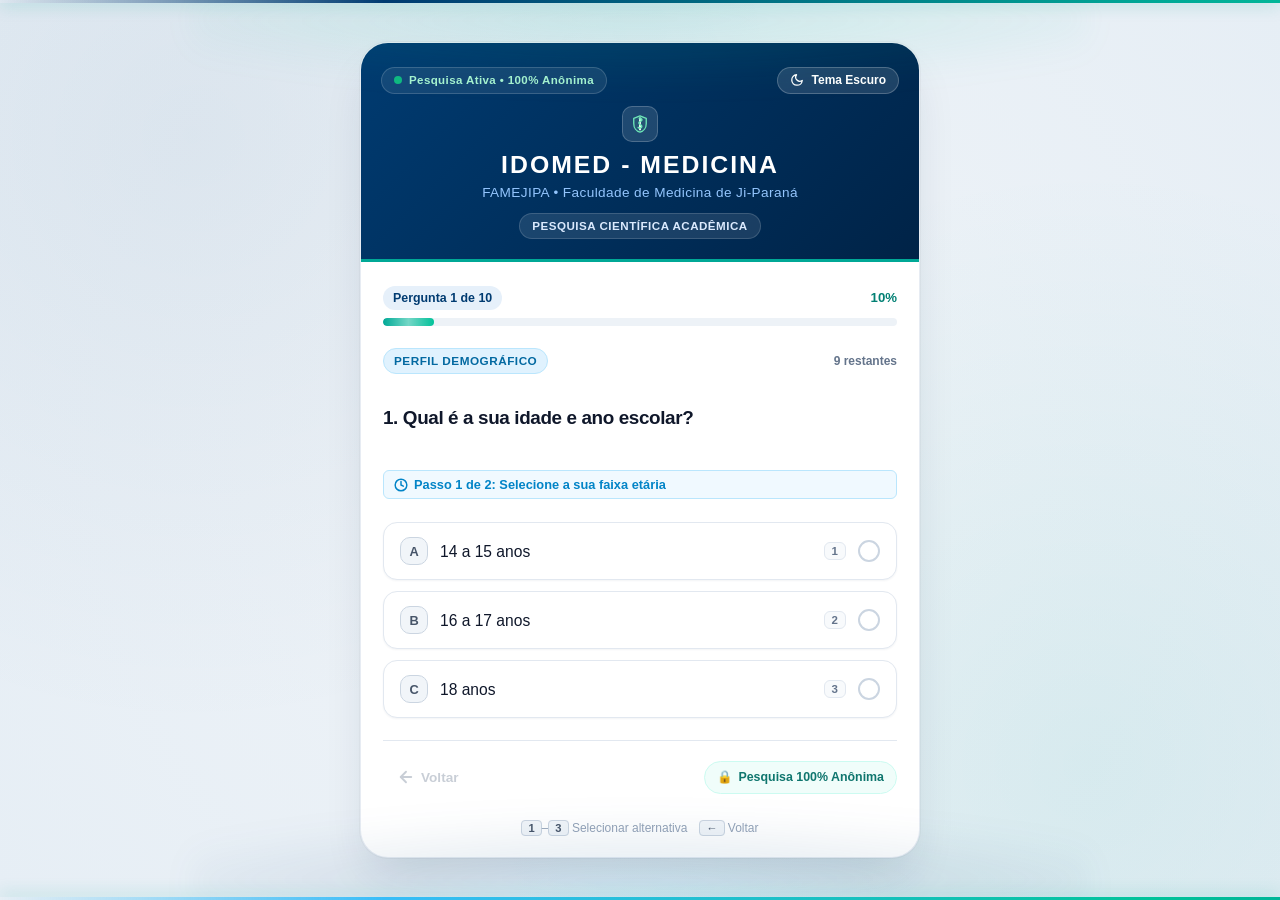
<file: index.html>
<!DOCTYPE html>
<html lang="pt-BR">
<head>
  <meta charset="UTF-8">
  <meta name="viewport" content="width=device-width, initial-scale=1.0, maximum-scale=5.0, viewport-fit=cover">
  <meta http-equiv="Content-Security-Policy" content="default-src 'self'; script-src 'self' 'unsafe-inline' https://cdn.jsdelivr.net; style-src 'self' 'unsafe-inline' https://fonts.googleapis.com; font-src 'self' https://fonts.gstatic.com; img-src 'self' data: blob:; connect-src 'self' https://awetqrqxvosoejxnwlsx.supabase.co;">
  <title>Pesquisa sobre Vape e Pod - IDOMED - Medicina</title>
  <meta name="description" content="Pesquisa acadêmica sobre o uso de cigarros eletrônicos (vape/pod) entre jovens. Realizada pela Faculdade de Medicina de Ji-Paraná (IDOMED - Medicina / FAMEJIPA). Participação 100% anônima.">
  <meta name="theme-color" content="#003b71">

  <!-- Script Anti-FOUC Instantâneo (Prevenção de Flash de Tema Incorreto) -->
  <script>
    (function() {
      try {
        var cookieMatch = document.cookie.match(/(?:^|;\s*)idomed_theme=([^;]+)/);
        var savedTheme = cookieMatch ? decodeURIComponent(cookieMatch[1]) : localStorage.getItem("idomed_theme");
        var theme = (savedTheme === "dark") ? "dark" : "light";
        document.documentElement.setAttribute("data-theme", theme);
      } catch (_) {}
    })();
  </script>

  <!-- Favicon Institucional IDOMED -->
  <link rel="icon" type="image/svg+xml" href="favicon.svg">
  <link rel="apple-touch-icon" href="favicon.svg">

  <!-- Google Fonts: Inter -->
  <link rel="preconnect" href="https://fonts.googleapis.com">
  <link rel="preconnect" href="https://fonts.gstatic.com" crossorigin>
  <link href="https://fonts.googleapis.com/css2?family=Inter:wght@400;500;600;700;800&display=swap" rel="stylesheet">

  <!-- Estilos Modularizados -->
  <link rel="stylesheet" href="css/main.css">
  <link rel="stylesheet" href="css/quiz.css">
</head>
<body>

  <!-- Barras e Auras de Relance Ambiental Institucional (Superior e Inferior) -->
  <div class="ambient-glance-top" aria-hidden="true"></div>
  <div class="ambient-aurora-top" aria-hidden="true"></div>
  <div class="ambient-glance-bottom" aria-hidden="true"></div>
  <div class="ambient-aurora-bottom" aria-hidden="true"></div>

  <div class="quiz-wrapper">
    <main class="quiz-card" role="main">
      
      <!-- Cabeçalho Institucional Oficial -->
      <header class="quiz-header">
        <div class="header-top-bar">
          <div class="header-status-pill">
            <span class="status-pulse-dot" aria-hidden="true"></span>
            <span>Pesquisa Ativa • 100% Anônima</span>
          </div>

          <!-- Botão de Alternância de Tema Visual (Claro / Escuro) -->
          <button type="button" class="theme-toggle-btn" id="themeToggleBtn" aria-label="Alternar para Tema Escuro" title="Alternar tema visual">
            <span class="theme-toggle-icon" id="themeToggleIcon" aria-hidden="true">
              <svg width="15" height="15" viewBox="0 0 24 24" fill="none" stroke="currentColor" stroke-width="2.2" stroke-linecap="round" stroke-linejoin="round"><path d="M21 12.79A9 9 0 1 1 11.21 3 7 7 0 0 0 21 12.79z"/></svg>
            </span>
            <span class="theme-toggle-label" id="themeToggleLabel">Tema Escuro</span>
          </button>
        </div>

        <div class="header-crest" aria-hidden="true" title="Brasão Médico IDOMED">
          <!-- Brasão de Esculápio Institucional - IDOMED Medicina -->
          <svg viewBox="0 0 24 24" fill="none" stroke="currentColor" stroke-linecap="round" stroke-linejoin="round">
            <!-- Escudo Heráldico de Medicina -->
            <path d="M12 2.2L4.5 5.2v6.2c0 5.2 3.2 9.4 7.5 10.4 4.3-1 7.5-5.2 7.5-10.4V5.2L12 2.2z" stroke="#6ee7b7" stroke-width="1.6" fill="rgba(110, 231, 183, 0.08)"/>
            <!-- Bastão de Esculápio (Staff of Asclepius) -->
            <line x1="12" y1="5.5" x2="12" y2="18.5" stroke="#ffffff" stroke-width="2.2"/>
            <circle cx="12" cy="5.2" r="1.1" fill="#ffffff"/>
            <!-- Serpente Sagrada Entalhada (Símbolo Universal da Medicina) -->
            <path d="M9.8 16.2c1.8 1.1 4 0.6 4.3-1.1 0.4-2.1-3.7-2.4-3.4-4.6 0.3-2.1 4-1.7 3.6-3.6-0.2-0.9-1.3-1.4-2.3-1.1" stroke="#6ee7b7" stroke-width="1.8" fill="none"/>
          </svg>
        </div>
        <h1 class="brand-title">IDOMED - Medicina</h1>
        <div class="brand-faculty">FAMEJIPA • Faculdade de Medicina de Ji-Paraná</div>
        <div class="brand-badge">Pesquisa Científica Acadêmica</div>
      </header>

      <!-- Painel Ativo do Quiz -->
      <section class="quiz-content" id="quizActivePanel" aria-live="polite">
        
        <!-- Indicador de Progresso com Shimmer -->
        <div class="progress-container">
          <div class="progress-labels">
            <span class="progress-step-pill" id="progressText">Pergunta 1 de 10</span>
            <span class="progress-percent" id="progressPercent">10%</span>
          </div>
          <div class="progress-track" aria-hidden="true">
            <div class="progress-bar" id="progressBar"></div>
          </div>
        </div>

        <!-- Indicador de Domínio da Pergunta & Contador de Restantes -->
        <div class="question-meta-bar">
          <span class="question-category-pill" id="questionCategory">Perfil Demográfico</span>
          <span class="question-remaining-pill" id="questionRemaining">9 restantes</span>
        </div>

        <!-- Pergunta Atual -->
        <div class="question-container">
          <h2 class="question-text" id="questionText">Carregando pergunta...</h2>
        </div>

        <!-- Lista de Alternativas (Geradas Dinamicamente com Letras e Marcadores) -->
        <div class="options-list" id="optionsList" role="radiogroup" aria-label="Alternativas da pergunta">
          <!-- Botões renderizados via js/quiz.js -->
        </div>

        <!-- Barra Inferior de Navegação e Garantia de Privacidade -->
        <footer class="quiz-footer">
          <button type="button" class="btn-nav" id="btnBack" onclick="handlePreviousQuestion()" disabled aria-label="Voltar à pergunta anterior">
            <svg width="18" height="18" viewBox="0 0 24 24" fill="none" stroke="currentColor" stroke-width="2.5" stroke-linecap="round" stroke-linejoin="round" aria-hidden="true">
              <line x1="19" y1="12" x2="5" y2="12"></line>
              <polyline points="12 19 5 12 12 5"></polyline>
            </svg>
            <span>Voltar</span>
          </button>

          <div class="anonymity-badge" title="Garantia de Confidencialidade">
            <span>🔒</span>
            <span>Pesquisa 100% Anônima</span>
          </div>
        </footer>

        <div class="keyboard-hints" aria-hidden="true">
          <span><kbd>1</kbd>–<kbd id="keyboardMaxHint">5</kbd> Selecionar alternativa</span>
          <span><kbd>←</kbd> Voltar</span>
        </div>

        <!-- Campo Honeypot Oculto para Detecção de Bots -->
        <input type="text" name="idomed_hp_verification" id="idomedHoneypot" style="position: absolute; left: -9999px; opacity: 0; pointer-events: none;" tabindex="-1" autocomplete="off" aria-hidden="true">

      </section>

      <!-- Tela de Envio / Carregamento com Monitor Clínico de Sinais Vitais & Barra de Carregamento Temática -->
      <section class="state-panel" id="loadingStatePanel" aria-live="assertive">
        <div class="medical-monitor-box">
          <div class="medical-monitor-header">
            <span>Monitor Clínico Bioético • IDOMED</span>
            <span class="vital-rate-badge">
              <span class="vital-heart-pulse" aria-hidden="true">❤️</span>
              <span id="vitalRateValue">72 BPM • Sinal Ativo</span>
            </span>
          </div>

          <!-- Osciloscópio / Traçado ECG -->
          <div class="ecg-monitor-display" aria-hidden="true">
            <div class="ecg-grid-overlay"></div>
            <svg class="ecg-svg-wave" viewBox="0 0 300 60" preserveAspectRatio="none">
              <path class="ecg-path-trace" d="M 0 30 L 40 30 Q 50 20 60 30 L 80 30 L 90 35 L 100 5 L 110 55 L 120 30 L 140 30 Q 155 18 170 30 L 220 30 L 230 35 L 240 5 L 250 55 L 260 30 L 300 30" />
            </svg>
          </div>

          <!-- Barra de Carregamento Médica Vital & Temática -->
          <div class="medical-telemetry-wrap">
            <div class="telemetry-labels">
              <span class="telemetry-phase" id="telemetryPhaseText">Iniciando protocolo bioestatístico...</span>
              <span class="telemetry-pct" id="telemetryPercentText">15%</span>
            </div>
            <div class="medical-vital-track" aria-hidden="true">
              <div class="medical-vital-fill" id="medicalVitalFill" style="width: 15%;">
                <span class="vital-needle-head"></span>
              </div>
            </div>
          </div>

          <!-- Alerta Adaptativo de Conexão Lenta -->
          <div class="slow-connection-warning" id="slowConnectionWarning" role="status">
            <svg width="22" height="22" viewBox="0 0 24 24" fill="none" stroke="currentColor" stroke-width="2.2" stroke-linecap="round" stroke-linejoin="round" aria-hidden="true" style="flex-shrink: 0; margin-top: 2px;">
              <path d="M10.29 3.86L1.82 18a2 2 0 0 0 1.71 3h16.94a2 2 0 0 0 1.71-3L13.71 3.86a2 2 0 0 0-3.42 0z"/>
              <line x1="12" y1="9" x2="12" y2="13"/>
              <line x1="12" y1="17" x2="12.01" y2="17"/>
            </svg>
            <div>
              <strong>Conexão Lenta ou Instável Detectada:</strong>
              <div id="slowConnectionText">Sincronizando dados clínicos com o servidor seguro da pesquisa IDOMED - Medicina... Por favor, aguarde alguns instantes sem fechar o navegador.</div>
            </div>
          </div>
        </div>

        <h2 class="state-headline" id="loadingHeadline">Gravando respostas...</h2>
        <p class="state-description" id="loadingDescription">Registrando suas informações com segurança criptográfica e anonimato absoluto nos servidores da pesquisa.</p>
      </section>

      <!-- Tela de Bloqueio Anti-Fraude / Participação Já Registrada Neste Dispositivo -->
      <section class="state-panel" id="alreadySubmittedPanel" aria-live="polite" style="display: none;">
        <div class="verified-crest-wrap" aria-hidden="true">
          <svg class="verified-svg" viewBox="0 0 24 24" fill="none" stroke="currentColor" stroke-width="2.2" stroke-linecap="round" stroke-linejoin="round">
            <path d="M12 22s8-4 8-10V5l-8-3-8 3v7c0 6 8 10 8 10z"/>
            <polyline points="9 12 11 14 15 10"/>
          </svg>
        </div>
        <span class="verified-stamp">Participação Já Registrada</span>
        <h2 class="state-headline">Pesquisa Concluída Neste Dispositivo</h2>
        <p class="state-description">
          Identificamos que uma resposta anônima já foi enviada através deste navegador. Para resguardar o rigor bioético e a acurácia amostral da pesquisa IDOMED - Medicina, respostas duplicadas são prevenidas neste aparelho.
        </p>

        <div class="protocol-box">
          <div class="protocol-row">
            <span class="protocol-label">Protocolo Anônimo:</span>
            <span class="protocol-val" id="submittedReceiptCode">MED-CONFIRMADO</span>
          </div>
          <div class="protocol-row">
            <span class="protocol-label">Status da Amostra:</span>
            <span class="protocol-val success">✓ Integrada ao Observatório</span>
          </div>
          <div class="protocol-row">
            <span class="protocol-label">Privacidade:</span>
            <span class="protocol-val">100% Anônima • RLS Ativo</span>
          </div>
        </div>

        <div class="device-sharing-box">
          <p class="sharing-note">
            <strong>Compartilhando este dispositivo?</strong> Se este aparelho estiver sendo compartilhado com outro estudante na faculdade/escola, libere o formulário abaixo:
          </p>
          <button type="button" class="btn-share-device" onclick="confirmResetForNewParticipant()">
            <svg width="16" height="16" viewBox="0 0 24 24" fill="none" stroke="currentColor" stroke-width="2.2" stroke-linecap="round" stroke-linejoin="round" aria-hidden="true">
              <path d="M17 21v-2a4 4 0 0 0-4-4H5a4 4 0 0 0-4 4v2"></path>
              <circle cx="9" cy="7" r="4"></circle>
              <path d="M23 21v-2a4 4 0 0 0-3-3.87"></path>
              <path d="M16 3.13a4 4 0 0 1 0 7.75"></path>
            </svg>
            <span>Liberar Aparelho para Novo Participante</span>
          </button>
        </div>
      </section>

      <!-- Tela de Sucesso Oficial com Comprovante e Selo de Integridade -->
      <section class="state-panel" id="successStatePanel" aria-live="polite">
        <div class="success-checkmark-wrap" aria-hidden="true">
          <svg class="success-svg-check" viewBox="0 0 52 52">
            <path d="M14 27 l8 8 l16 -16"/>
          </svg>
        </div>
        <span class="success-stamp">Submissão Oficialmente Confirmada</span>
        <h2 class="state-headline">Obrigado por sua colaboração!</h2>
        <p class="state-description">
          Sua resposta foi criptografada e integrada com sucesso ao banco bioestatístico da pesquisa IDOMED - Medicina sobre a saúde dos jovens.
        </p>

        <div class="protocol-box">
          <div class="protocol-row">
            <span class="protocol-label">Comprovante Anônimo:</span>
            <span class="protocol-val" id="successReceiptCode">MED-CONFIRMADO</span>
          </div>
          <div class="protocol-row">
            <span class="protocol-label">Rigor Metodológico:</span>
            <span class="protocol-val success">✓ Dispositivo Selado (Anti-Duplicidade)</span>
          </div>
          <div class="protocol-row">
            <span class="protocol-label">Garantia Bioética:</span>
            <span class="protocol-val">100% Anônimo • RLS e Criptografia Ativos</span>
          </div>
        </div>

        <div class="device-sharing-box" style="margin-top: 18px;">
          <p class="sharing-note">
            <strong>Dispositivo compartilhado em sala ou laboratório?</strong> Caso este aparelho seja utilizado por outro estudante da turma, faça a liberação supervisionada:
          </p>
          <button type="button" class="btn-share-device" onclick="confirmResetForNewParticipant()">
            <svg width="16" height="16" viewBox="0 0 24 24" fill="none" stroke="currentColor" stroke-width="2.2" stroke-linecap="round" stroke-linejoin="round" aria-hidden="true">
              <path d="M17 21v-2a4 4 0 0 0-4-4H5a4 4 0 0 0-4 4v2"></path>
              <circle cx="9" cy="7" r="4"></circle>
              <path d="M23 21v-2a4 4 0 0 0-3-3.87"></path>
              <path d="M16 3.13a4 4 0 0 1 0 7.75"></path>
            </svg>
            <span>Liberar Aparelho para Novo Participante</span>
          </button>
        </div>
      </section>

      <!-- Tela de Erro / Falha de Conexão -->
      <section class="state-panel" id="errorStatePanel" aria-live="assertive">
        <div class="state-icon error" aria-hidden="true">!</div>
        <h2 class="state-headline">Erro no Envio</h2>
        <p class="state-description">
          Houve uma oscilação na conexão com a internet ou o servidor está temporariamente inacessível. Suas respostas permanecem salvas neste dispositivo.
        </p>
        <button type="button" class="btn-primary" onclick="retrySubmission()">
          Tentar Reenviar
        </button>
      </section>

    </main>
  </div>

  <!-- Modal Interativo / Bottom-Sheet: Seleção de Ano Escolar (Etapa 2 da Questão 1) -->
  <div class="school-year-modal" id="schoolYearModal" role="dialog" aria-modal="true" aria-hidden="true">
    <div class="school-year-backdrop" id="schoolYearBackdrop"></div>
    <div class="school-year-sheet">
      <div class="sheet-drag-handle" aria-hidden="true"></div>
      
      <div class="school-year-header">
        <span class="step-pill">Etapa 2 de 2</span>
        <h3 class="school-year-title">Qual é o seu ano escolar?</h3>
        <p class="school-year-desc">
          Idade selecionada: <span class="selected-age-chip" id="selectedAgeBadge">14 a 15 anos</span>
        </p>
      </div>

      <div class="school-year-options" id="schoolYearOptions" role="radiogroup" aria-label="Selecione seu ano escolar">
        <!-- Renderizado dinamicamente via js/quiz.js -->
      </div>

      <button type="button" class="btn-cancel-sheet" id="btnCancelSchoolYear" aria-label="Voltar para alterar a idade">
        <svg width="16" height="16" viewBox="0 0 24 24" fill="none" stroke="currentColor" stroke-width="2.5" stroke-linecap="round" stroke-linejoin="round" aria-hidden="true">
          <polyline points="15 18 9 12 15 6"></polyline>
        </svg>
        <span>Alterar faixa etária</span>
      </button>
    </div>
  </div>

  <!-- Modal de Confirmação Final de Envio (Questão 10 Concluída) -->
  <div class="submission-confirm-modal" id="submissionConfirmModal" role="dialog" aria-modal="true" aria-hidden="true">
    <div class="submission-confirm-backdrop" id="submissionConfirmBackdrop"></div>
    <div class="submission-confirm-sheet">
      <div class="sheet-drag-handle" aria-hidden="true"></div>
      
      <div class="confirm-header">
        <div class="confirm-crest-wrap" aria-hidden="true">
          <svg width="30" height="30" viewBox="0 0 24 24" fill="none" stroke="currentColor" stroke-width="2.2" stroke-linecap="round" stroke-linejoin="round">
            <path d="M22 11.08V12a10 10 0 1 1-5.93-9.14"></path>
            <polyline points="22 4 12 14.01 9 11.01"></polyline>
          </svg>
        </div>
        <span class="step-pill">Protocolo Concluído</span>
        <h3 class="confirm-title">Confirmar Envio das Respostas?</h3>
        <p class="confirm-desc">
          Você respondeu a todas as <strong>10 questões</strong> da pesquisa acadêmica da <strong>IDOMED - Medicina</strong>.
        </p>
      </div>

      <div class="confirm-summary-box">
        <div class="confirm-summary-item">
          <span class="confirm-check-icon" aria-hidden="true">✓</span>
          <span><strong>10 de 10</strong> perguntas devidamente preenchidas</span>
        </div>
        <div class="confirm-summary-item">
          <span class="confirm-check-icon" aria-hidden="true">🔒</span>
          <span>Participação <strong>estritamente anônima</strong> e confidencial</span>
        </div>
        <div class="confirm-summary-item">
          <span class="confirm-check-icon" aria-hidden="true">📜</span>
          <span>Geração imediata de <strong>comprovante com protocolo criptográfico</strong></span>
        </div>
      </div>

      <div class="confirm-actions">
        <button type="button" class="btn-confirm-submit" id="btnConfirmSubmitFinal">
          <span>Confirmar e Concluir Envio</span>
          <svg width="18" height="18" viewBox="0 0 24 24" fill="none" stroke="currentColor" stroke-width="2.5" stroke-linecap="round" stroke-linejoin="round" aria-hidden="true">
            <line x1="22" y1="2" x2="11" y2="13"></line>
            <polygon points="22 2 15 22 11 13 2 9 22 2"></polygon>
          </svg>
        </button>
        
        <button type="button" class="btn-review-answers" id="btnReviewAnswers">
          <svg width="16" height="16" viewBox="0 0 24 24" fill="none" stroke="currentColor" stroke-width="2.5" stroke-linecap="round" stroke-linejoin="round" aria-hidden="true">
            <polyline points="15 18 9 12 15 6"></polyline>
          </svg>
          <span>Revisar minhas respostas</span>
        </button>
      </div>
    </div>
  </div>

  <!-- Scripts Modularizados da Aplicação -->
  <script src="js/config.js"></script>
  <script src="js/quiz-data.js"></script>
  <script src="js/quiz.js" defer></script>
</body>
</html>
</file>
<file: css/main.css>
/* ==========================================================================
   DESIGN SYSTEM - IDOMED FAMEJIPA (Faculdade de Medicina de Ji-Paraná)
   Padrão Acadêmico de Excelência: Cores Médicas, Tipografia Editorial,
   Suporte a Safe-Areas Móveis, Microinterações Táteis e Acessibilidade Total.
   ========================================================================== */

:root {
  /* Identidade Visual Institucional IDOMED */
  --color-primary: #003b71;
  --color-primary-dark: #00264d;
  --color-primary-hover: #002b54;
  --color-primary-light: #e6f0fa;
  --color-primary-rgb: 0, 59, 113;

  --color-secondary: #00a896;
  --color-secondary-dark: #028074;
  --color-secondary-hover: #008f80;
  --color-secondary-light: #e6f7f5;
  --color-secondary-rgb: 0, 168, 150;

  --color-accent: #02c39a;
  --color-accent-gold: #c59b27;

  /* Superfícies & Glassmorphism */
  --color-bg-base: #f0f4f8;
  --color-surface: #ffffff;
  --color-surface-translucent: rgba(255, 255, 255, 0.94);
  --color-surface-hover: #f8fafc;
  --color-border: #e2e8f0;
  --color-border-subtle: rgba(226, 232, 240, 0.8);
  --color-border-active: #00a896;

  /* Tipografia Médica / Acadêmica */
  --color-text-main: #0f172a;
  --color-text-muted: #64748b;
  --color-text-subtle: #94a3b8;
  --color-text-inverse: #ffffff;

  /* Estados Funcionais */
  --color-success: #10b981;
  --color-success-bg: #ecfdf5;
  --color-error: #ef4444;
  --color-error-bg: #fef2f2;
  --color-warning: #f59e0b;
  --color-warning-bg: #fffbeb;

  /* Espaçamento Ergonômico */
  --space-2xs: 4px;
  --space-xs: 8px;
  --space-sm: 12px;
  --space-md: 16px;
  --space-lg: 24px;
  --space-xl: 32px;
  --space-2xl: 48px;

  /* Raios de Curvatura Modernos */
  --radius-xs: 6px;
  --radius-sm: 10px;
  --radius-md: 14px;
  --radius-lg: 20px;
  --radius-xl: 28px;
  --radius-full: 9999px;

  /* Sombras Sofisticadas com Matiz Azul */
  --shadow-sm: 0 1px 2px 0 rgba(0, 35, 70, 0.05);
  --shadow-md: 0 4px 12px -2px rgba(0, 35, 70, 0.08), 0 2px 6px -1px rgba(0, 35, 70, 0.04);
  --shadow-lg: 0 12px 32px -4px rgba(0, 35, 70, 0.12), 0 4px 12px -2px rgba(0, 35, 70, 0.06);
  --shadow-glow: 0 0 20px rgba(0, 168, 150, 0.25);
  --shadow-card: 0 24px 48px -12px rgba(0, 35, 70, 0.14), 0 0 1px 1px rgba(0, 0, 0, 0.04);

  /* Curvas de Animação com Aceleração por Hardware */
  --ease-spring: cubic-bezier(0.175, 0.885, 0.32, 1.275);
  --ease-out: cubic-bezier(0.16, 1, 0.3, 1);
  --ease-in-out: cubic-bezier(0.4, 0, 0.2, 1);
  --duration-fast: 0.15s;
  --duration-normal: 0.25s;
  --duration-slow: 0.4s;
}

/* ==========================================================================
   TEMA ESCURO - IDOMED MEDICINA (High-Contrast Academic Dark Mode)
   ========================================================================== */
[data-theme="dark"] {
  --color-primary: #38bdf8;
  --color-primary-dark: #0284c7;
  --color-primary-hover: #7dd3fc;
  --color-primary-light: rgba(56, 189, 248, 0.14);
  --color-primary-rgb: 56, 189, 248;

  --color-secondary: #14b8a6;
  --color-secondary-dark: #0d9488;
  --color-secondary-hover: #2dd4bf;
  --color-secondary-light: rgba(20, 184, 166, 0.16);
  --color-secondary-rgb: 20, 184, 166;

  --color-accent: #34d399;
  --color-accent-gold: #fbbf24;

  /* Superfícies Escuras Clínicas */
  --color-bg-base: #0a1120;
  --color-surface: #101a30;
  --color-surface-translucent: rgba(16, 26, 48, 0.94);
  --color-surface-hover: #162442;
  --color-border: #1e335a;
  --color-border-subtle: rgba(30, 51, 90, 0.75);
  --color-border-active: #14b8a6;

  /* Tipografia Médica Escura */
  --color-text-main: #f8fafc;
  --color-text-muted: #94a3b8;
  --color-text-subtle: #64748b;
  --color-text-inverse: #0a1120;

  /* Estados Funcionais */
  --color-success: #34d399;
  --color-success-bg: rgba(52, 211, 153, 0.14);
  --color-error: #f87171;
  --color-error-bg: rgba(248, 113, 113, 0.14);
  --color-warning: #fbbf24;
  --color-warning-bg: rgba(251, 191, 36, 0.14);

  /* Sombras Profundas com Brilho Cirúrgico */
  --shadow-sm: 0 1px 3px 0 rgba(0, 0, 0, 0.45);
  --shadow-md: 0 4px 14px -2px rgba(0, 0, 0, 0.55), 0 2px 6px -1px rgba(0, 0, 0, 0.35);
  --shadow-lg: 0 16px 36px -4px rgba(0, 0, 0, 0.65);
  --shadow-glow: 0 0 24px rgba(20, 184, 166, 0.3);
  --shadow-card: 0 24px 50px -12px rgba(0, 0, 0, 0.75), 0 0 1px 1px rgba(255, 255, 255, 0.08);
}

[data-theme="dark"] body {
  background-color: var(--color-bg-base);
  background-image: 
    radial-gradient(circle at 15% 15%, rgba(14, 165, 233, 0.08) 0%, transparent 45%),
    radial-gradient(circle at 85% 85%, rgba(20, 184, 166, 0.09) 0%, transparent 45%),
    radial-gradient(circle at 50% 50%, #0a1120 0%, #060b16 100%);
}

/* Reset e Normalização Estrita */
*, *::before, *::after {
  box-sizing: border-box;
  margin: 0;
  padding: 0;
  -webkit-tap-highlight-color: transparent;
}

html {
  font-size: 16px;
  scroll-behavior: smooth;
  height: 100%;
}

body {
  font-family: 'Inter', -apple-system, BlinkMacSystemFont, "Segoe UI", Roboto, Helvetica, Arial, sans-serif;
  font-feature-settings: 'cv02', 'cv03', 'cv04', 'cv11';
  background-color: var(--color-bg-base);
  /* Fundo sutil com gradiente ambiental hospitalar/acadêmico */
  background-image: 
    radial-gradient(circle at 15% 15%, rgba(0, 59, 113, 0.06) 0%, transparent 45%),
    radial-gradient(circle at 85% 85%, rgba(0, 168, 150, 0.08) 0%, transparent 45%),
    radial-gradient(circle at 50% 50%, rgba(240, 244, 248, 1) 0%, rgba(230, 238, 245, 1) 100%);
  background-attachment: fixed;
  color: var(--color-text-main);
  line-height: 1.5;
  min-height: 100vh;
  min-height: 100dvh; /* Dynamic Viewport Height para celulares */
  display: flex;
  flex-direction: column;
  -webkit-font-smoothing: antialiased;
  -moz-osx-font-smoothing: grayscale;
  padding: env(safe-area-inset-top) env(safe-area-inset-right) env(safe-area-inset-bottom) env(safe-area-inset-left);
}

/* Foco de Acessibilidade Aprimorado */
:focus-visible {
  outline: 3px solid var(--color-secondary);
  outline-offset: 3px;
  border-radius: var(--radius-xs);
}

/* Acessibilidade: Respeito a Preferência de Menor Movimento */
@media (prefers-reduced-motion: reduce) {
  *, *::before, *::after {
    animation-duration: 0.01ms !important;
    animation-iteration-count: 1 !important;
    transition-duration: 0.01ms !important;
    scroll-behavior: auto !important;
  }
}

/* Tipografia Base */
h1, h2, h3, h4, h5, h6 {
  color: var(--color-text-main);
  font-weight: 700;
  line-height: 1.25;
  letter-spacing: -0.02em;
}

p {
  color: var(--color-text-muted);
}

button {
  font-family: inherit;
  border: none;
  cursor: pointer;
  background: none;
  user-select: none;
  -webkit-user-select: none;
}

/* Utilitários Visuais */
.sr-only {
  position: absolute;
  width: 1px;
  height: 1px;
  padding: 0;
  margin: -1px;
  overflow: hidden;
  clip: rect(0, 0, 0, 0);
  white-space: nowrap;
  border: 0;
}

/* Barra de Rolagem Customizada Elegante */
::-webkit-scrollbar {
  width: 7px;
  height: 7px;
}

::-webkit-scrollbar-track {
  background: transparent;
}

::-webkit-scrollbar-thumb {
  background: #cbd5e1;
  border-radius: var(--radius-full);
}

::-webkit-scrollbar-thumb:hover {
  background: #94a3b8;
}

/* Destaque de Seleção Editorial */
::selection {
  background: rgba(0, 168, 150, 0.22);
  color: var(--color-primary-dark);
}

/* Micro-Animação do Ponto de Pulso (Live Beacon) */
@keyframes beaconPulse {
  0% {
    transform: scale(0.95);
    box-shadow: 0 0 0 0 rgba(16, 185, 129, 0.7);
  }
  70% {
    transform: scale(1.05);
    box-shadow: 0 0 0 7px rgba(16, 185, 129, 0);
  }
  100% {
    transform: scale(0.95);
    box-shadow: 0 0 0 0 rgba(16, 185, 129, 0);
  }
}

.status-pulse-dot {
  width: 8px;
  height: 8px;
  border-radius: 50%;
  background-color: #10b981;
  display: inline-block;
  animation: beaconPulse 2s cubic-bezier(0.4, 0, 0.6, 1) infinite;
  flex-shrink: 0;
}

/* ==========================================================================
   EFEITOS DE RELANCE AMBIENTAL MÉDICO (Superior e Inferior)
   ========================================================================== */
.ambient-glance-top {
  position: fixed;
  top: 0;
  left: 0;
  right: 0;
  height: 3px;
  background: linear-gradient(90deg, 
    transparent 0%, 
    #003b71 15%, 
    #00a896 45%, 
    #02c39a 55%, 
    #38bdf8 85%, 
    transparent 100%
  );
  background-size: 200% 100%;
  animation: glanceSweep 4.5s ease-in-out infinite;
  box-shadow: 0 0 16px rgba(0, 168, 150, 0.6);
  z-index: 9999;
  pointer-events: none;
}

.ambient-glance-bottom {
  position: fixed;
  bottom: 0;
  left: 0;
  right: 0;
  height: 3px;
  background: linear-gradient(90deg, 
    transparent 0%, 
    #38bdf8 15%, 
    #02c39a 45%, 
    #00a896 55%, 
    #003b71 85%, 
    transparent 100%
  );
  background-size: 200% 100%;
  animation: glanceSweep 4.5s ease-in-out infinite reverse;
  box-shadow: 0 -2px 16px rgba(0, 168, 150, 0.45);
  z-index: 9999;
  pointer-events: none;
}

@keyframes glanceSweep {
  0% {
    background-position: 100% 0;
  }
  50% {
    background-position: 0% 0;
  }
  100% {
    background-position: -100% 0;
  }
}

/* Auras de Relance Ambiental Institucional (Efeito Luminoso Suave) */
.ambient-aurora-top {
  position: fixed;
  top: 0;
  left: 50%;
  transform: translateX(-50%);
  width: 100vw;
  max-width: 900px;
  height: 90px;
  background: radial-gradient(ellipse 65% 100% at 50% 0%, rgba(0, 168, 150, 0.18) 0%, rgba(2, 195, 154, 0.08) 50%, transparent 100%);
  filter: blur(14px);
  pointer-events: none;
  z-index: 9998;
  animation: auroraBreathe 6s ease-in-out infinite alternate;
}

.ambient-aurora-bottom {
  position: fixed;
  bottom: 0;
  left: 50%;
  transform: translateX(-50%);
  width: 100vw;
  max-width: 900px;
  height: 90px;
  background: radial-gradient(ellipse 65% 100% at 50% 100%, rgba(56, 189, 248, 0.16) 0%, rgba(0, 59, 113, 0.08) 50%, transparent 100%);
  filter: blur(14px);
  pointer-events: none;
  z-index: 9998;
  animation: auroraBreathe 6s ease-in-out infinite alternate-reverse;
}

@keyframes auroraBreathe {
  0% { opacity: 0.55; transform: translateX(-50%) scaleY(0.85); }
  100% { opacity: 0.95; transform: translateX(-50%) scaleY(1.15); }
}

[data-theme="dark"] .ambient-aurora-top {
  background: radial-gradient(ellipse 65% 100% at 50% 0%, rgba(20, 184, 166, 0.28) 0%, rgba(52, 211, 153, 0.14) 50%, transparent 100%);
}

[data-theme="dark"] .ambient-aurora-bottom {
  background: radial-gradient(ellipse 65% 100% at 50% 100%, rgba(56, 189, 248, 0.25) 0%, rgba(14, 165, 233, 0.1) 50%, transparent 100%);
}

/* ==========================================================================
   BOTÃO DE ALTERNÂNCIA DE TEMA (CLARO / ESCURO)
   ========================================================================== */
.theme-toggle-btn {
  display: inline-flex;
  align-items: center;
  gap: 7px;
  padding: 5px 12px;
  background: rgba(255, 255, 255, 0.12);
  border: 1px solid rgba(255, 255, 255, 0.22);
  border-radius: var(--radius-full);
  color: #ffffff;
  font-size: 0.75rem;
  font-weight: 600;
  cursor: pointer;
  transition: all var(--duration-fast) var(--ease-out);
  backdrop-filter: blur(8px);
  -webkit-backdrop-filter: blur(8px);
  line-height: 1;
}

.theme-toggle-btn:hover {
  background: rgba(255, 255, 255, 0.22);
  border-color: rgba(255, 255, 255, 0.38);
  transform: translateY(-1px);
}

.theme-toggle-btn:active {
  transform: translateY(0);
}

.theme-toggle-icon {
  display: inline-flex;
  align-items: center;
  justify-content: center;
  width: 15px;
  height: 15px;
  flex-shrink: 0;
}

.theme-toggle-icon svg {
  width: 14px;
  height: 14px;
}

[data-theme="dark"] .theme-toggle-btn {
  background: rgba(30, 51, 90, 0.6);
  border-color: rgba(56, 189, 248, 0.3);
  color: #f1f5f9;
}

[data-theme="dark"] .theme-toggle-btn:hover {
  background: rgba(30, 51, 90, 0.9);
  border-color: var(--color-secondary);
}
</file>
<file: css/quiz.css>
/* ==========================================================================
   QUIZ COMPONENT STYLES - IDOMED FAMEJIPA
   Design Premium de Nível Acadêmico: Transições de Estado Fluídas,
   Áreas de Toque Ergonômicas, Animações Shimmer e Media Queries Específicas.
   ========================================================================== */

.quiz-wrapper {
  display: flex;
  justify-content: center;
  align-items: center;
  min-height: 100vh;
  min-height: 100dvh;
  padding: var(--space-md);
  width: 100%;
}

.quiz-card {
  width: 100%;
  max-width: 560px;
  background-color: var(--color-surface);
  border-radius: var(--radius-xl);
  box-shadow: var(--shadow-card);
  border: 1px solid var(--color-border-subtle);
  overflow: hidden;
  position: relative;
  transition: transform var(--transition-normal);
  backdrop-filter: blur(12px);
  -webkit-backdrop-filter: blur(12px);
}

/* ==========================================================================
   1. Cabeçalho Institucional
   ========================================================================== */
.quiz-header {
  background: linear-gradient(135deg, #003b71 0%, #002347 100%);
  color: var(--color-text-inverse);
  padding: 24px 20px 20px;
  text-align: center;
  position: relative;
  border-bottom: 3px solid var(--color-secondary);
}

.header-top-bar {
  display: flex;
  justify-content: space-between;
  align-items: center;
  gap: 8px;
  margin-bottom: 12px;
  flex-wrap: wrap;
}

.header-status-pill {
  display: inline-flex;
  align-items: center;
  gap: 7px;
  font-size: 0.72rem;
  font-weight: 700;
  color: #a7f3d0;
  background: rgba(255, 255, 255, 0.08);
  border: 1px solid rgba(255, 255, 255, 0.16);
  padding: 4px 12px;
  border-radius: var(--radius-full);
  letter-spacing: 0.4px;
}

.header-crest {
  display: inline-flex;
  align-items: center;
  justify-content: center;
  width: 36px;
  height: 36px;
  background: rgba(255, 255, 255, 0.12);
  border-radius: var(--radius-sm);
  margin-bottom: 8px;
  border: 1px solid rgba(255, 255, 255, 0.2);
}

.header-crest svg {
  width: 20px;
  height: 20px;
  color: #6ee7b7;
}

.brand-title {
  font-size: 1.55rem;
  font-weight: 800;
  letter-spacing: 2px;
  color: #ffffff;
  margin-bottom: 2px;
  text-transform: uppercase;
}

.brand-faculty {
  font-size: 0.85rem;
  font-weight: 500;
  color: #93c5fd;
  letter-spacing: 0.4px;
}

.brand-badge {
  display: inline-block;
  margin-top: 10px;
  font-size: 0.725rem;
  font-weight: 600;
  background: rgba(255, 255, 255, 0.1);
  color: #dbeafe;
  padding: 3px 12px;
  border-radius: var(--radius-full);
  letter-spacing: 0.5px;
  text-transform: uppercase;
  border: 1px solid rgba(255, 255, 255, 0.15);
}

/* ==========================================================================
   2. Corpo do Questionário
   ========================================================================== */
.quiz-content {
  padding: 24px 22px 20px;
  display: flex;
  flex-direction: column;
}

/* Barra de Progresso com Shimmer */
.progress-container {
  margin-bottom: 22px;
}

.progress-labels {
  display: flex;
  justify-content: space-between;
  align-items: center;
  font-size: 0.825rem;
  font-weight: 600;
  color: var(--color-text-muted);
  margin-bottom: 8px;
}

.progress-step-pill {
  background-color: var(--color-primary-light);
  color: var(--color-primary);
  padding: 3px 10px;
  border-radius: var(--radius-full);
  font-size: 0.775rem;
  font-weight: 700;
  transition: transform var(--duration-fast) var(--ease-spring);
}

.progress-percent {
  color: var(--color-secondary-dark);
  font-weight: 700;
  font-variant-numeric: tabular-nums;
}

.progress-track {
  width: 100%;
  height: 8px;
  background-color: #edf2f7;
  border-radius: var(--radius-full);
  overflow: hidden;
  position: relative;
}

.progress-bar {
  height: 100%;
  width: 10%;
  background: linear-gradient(90deg, var(--color-secondary) 0%, var(--color-accent) 100%);
  border-radius: var(--radius-full);
  transition: width 0.35s cubic-bezier(0.4, 0, 0.2, 1);
  position: relative;
  overflow: hidden;
}

/* Efeito de brilho fluído na barra de progresso */
.progress-bar::after {
  content: "";
  position: absolute;
  top: 0;
  left: 0;
  bottom: 0;
  right: 0;
  background: linear-gradient(90deg, transparent, rgba(255, 255, 255, 0.45), transparent);
  animation: barShimmer 2.2s infinite;
}

@keyframes barShimmer {
  0% { transform: translateX(-100%); }
  100% { transform: translateX(100%); }
}

/* Indicador de Domínio Científico & Restantes */
.question-meta-bar {
  display: flex;
  justify-content: space-between;
  align-items: center;
  margin-bottom: 12px;
  gap: 8px;
}

.question-category-pill {
  display: inline-flex;
  align-items: center;
  gap: 6px;
  font-size: 0.735rem;
  font-weight: 700;
  color: #0369a1;
  background: #e0f2fe;
  border: 1px solid #bae6fd;
  padding: 3px 10px;
  border-radius: var(--radius-full);
  text-transform: uppercase;
  letter-spacing: 0.5px;
}

.question-remaining-pill {
  font-size: 0.75rem;
  font-weight: 600;
  color: var(--color-text-muted);
}

/* Bloco da Pergunta */
.question-container {
  min-height: 64px;
  margin-bottom: 20px;
  display: flex;
  align-items: center;
}

.question-text {
  font-size: 1.18rem;
  font-weight: 700;
  color: var(--color-text-main);
  line-height: 1.42;
  transition: opacity 0.16s ease, transform 0.16s var(--ease-out);
}

.question-text.transitioning-out-left {
  opacity: 0;
  transform: translateX(-16px);
}

.question-text.transitioning-out-right {
  opacity: 0;
  transform: translateX(16px);
}

.question-text.transitioning-in {
  opacity: 0;
  transform: translateY(8px);
}

/* ==========================================================================
   3. Lista de Alternativas (Touch Cards)
   ========================================================================== */
.options-list {
  display: flex;
  flex-direction: column;
  gap: 11px;
  margin-bottom: 22px;
}

.option-item {
  width: 100%;
  min-height: 58px;
  background-color: var(--color-surface);
  border: 1.5px solid var(--color-border);
  border-radius: var(--radius-md);
  padding: 12px 16px;
  text-align: left;
  font-size: 0.975rem;
  font-weight: 500;
  color: var(--color-text-main);
  display: flex;
  align-items: center;
  justify-content: space-between;
  gap: 12px;
  transition: all var(--duration-fast) var(--ease-out);
  box-shadow: var(--shadow-sm);
  cursor: pointer;
  position: relative;
  touch-action: manipulation;
  overflow: hidden;
  animation: optionSlideIn 0.28s var(--ease-out) both;
}

.option-item:nth-child(1) { animation-delay: 0.02s; }
.option-item:nth-child(2) { animation-delay: 0.06s; }
.option-item:nth-child(3) { animation-delay: 0.10s; }
.option-item:nth-child(4) { animation-delay: 0.14s; }
.option-item:nth-child(5) { animation-delay: 0.18s; }

@keyframes optionSlideIn {
  from {
    opacity: 0;
    transform: translateY(12px) scale(0.985);
  }
  to {
    opacity: 1;
    transform: translateY(0) scale(1);
  }
}

.option-item::after {
  content: "";
  position: absolute;
  top: 50%;
  left: 50%;
  width: 0;
  height: 0;
  background: radial-gradient(circle, rgba(0, 168, 150, 0.2) 0%, transparent 70%);
  border-radius: 50%;
  transform: translate(-50%, -50%);
  transition: width 0.4s ease-out, height 0.4s ease-out, opacity 0.4s ease-out;
  opacity: 0;
  pointer-events: none;
}

.option-item:active::after {
  width: 300%;
  height: 300%;
  opacity: 1;
  transition: 0s;
}

.progress-step-pill.pop {
  animation: stepPop 0.3s var(--ease-spring);
}

@keyframes stepPop {
  0% { transform: scale(0.92); }
  50% { transform: scale(1.08); }
  100% { transform: scale(1); }
}

.option-left-content {
  display: flex;
  align-items: center;
  gap: 12px;
  flex: 1;
}

/* Letra da Alternativa (A, B, C, D...) */
.option-letter-badge {
  display: inline-flex;
  align-items: center;
  justify-content: center;
  width: 28px;
  height: 28px;
  border-radius: var(--radius-sm);
  background-color: #f1f5f9;
  border: 1px solid #cbd5e1;
  color: #475569;
  font-size: 0.8rem;
  font-weight: 700;
  flex-shrink: 0;
  transition: all var(--duration-fast) ease;
}

.option-label {
  line-height: 1.35;
  word-break: break-word;
  color: inherit;
}

/* Sub-Badge para Etapa 2 de Ano Escolar */
.option-sub-badge {
  display: inline-flex;
  align-items: center;
  font-size: 0.72rem;
  font-weight: 700;
  color: #065f46;
  background-color: #ecfdf5;
  border: 1px solid #a7f3d0;
  border-radius: var(--radius-full);
  padding: 2px 8px;
  letter-spacing: 0.2px;
  animation: badgeFadeIn 0.2s var(--ease-out);
}

@keyframes badgeFadeIn {
  from { opacity: 0; transform: scale(0.9); }
  to { opacity: 1; transform: scale(1); }
}

/* Tecla de atalho discreta no card (Desktop) */
.option-kbd-hint {
  display: none;
  font-size: 0.72rem;
  font-weight: 700;
  color: #64748b;
  background-color: #f8fafc;
  border: 1px solid #e2e8f0;
  border-radius: var(--radius-xs);
  padding: 2px 7px;
  font-family: inherit;
  transition: all var(--duration-fast) ease;
}

@media (min-width: 640px) {
  .option-kbd-hint {
    display: inline-flex;
    align-items: center;
    justify-content: center;
  }
}

.option-item:hover .option-kbd-hint {
  background-color: #ffffff;
  color: var(--color-secondary-dark);
  border-color: var(--color-secondary);
}

.option-item.selected .option-kbd-hint {
  display: none;
}

/* Marcador Circular Direito */
.option-marker {
  width: 22px;
  height: 22px;
  border-radius: 50%;
  border: 2px solid #cbd5e1;
  display: flex;
  align-items: center;
  justify-content: center;
  flex-shrink: 0;
  transition: all var(--duration-fast) ease;
}

.option-marker svg {
  display: none;
  width: 12px;
  height: 12px;
  stroke: #ffffff;
  stroke-width: 3.2;
}

/* Estados Interativos */
.option-item:hover {
  background-color: var(--color-secondary-light);
  border-color: var(--color-secondary);
  color: var(--color-secondary-hover);
  transform: translateY(-2px);
  box-shadow: var(--shadow-md);
}

.option-item:hover .option-letter-badge {
  background-color: var(--color-secondary);
  color: #ffffff;
  border-color: var(--color-secondary);
}

.option-item:active {
  transform: scale(0.98);
  box-shadow: var(--shadow-sm);
}

/* Estado Selecionado */
.option-item.selected {
  background-color: var(--color-secondary-light);
  border-color: var(--color-secondary);
  box-shadow: 0 0 0 1px var(--color-secondary), var(--shadow-md);
}

.option-item.selected .option-label {
  color: var(--color-secondary-dark);
  font-weight: 600;
}

.option-item.selected .option-letter-badge {
  background-color: var(--color-secondary);
  color: #ffffff;
  border-color: var(--color-secondary);
}

.option-item.selected .option-marker {
  background-color: var(--color-secondary);
  border-color: var(--color-secondary);
  transform: scale(1.08);
}

.option-item.selected .option-marker svg {
  display: block;
  animation: checkPop 0.2s var(--ease-spring);
}

@keyframes checkPop {
  0% { transform: scale(0); }
  70% { transform: scale(1.25); }
  100% { transform: scale(1); }
}

/* ==========================================================================
   4. Barra Inferior de Navegação
   ========================================================================== */
.quiz-footer {
  display: flex;
  justify-content: space-between;
  align-items: center;
  padding-top: 16px;
  border-top: 1px solid var(--color-border);
  gap: 12px;
}

.btn-nav {
  display: inline-flex;
  align-items: center;
  gap: 6px;
  font-size: 0.85rem;
  font-weight: 600;
  color: var(--color-text-muted);
  padding: 10px 14px;
  border-radius: var(--radius-sm);
  transition: all var(--duration-fast) ease;
  min-height: 40px;
}

.btn-nav:hover:not(:disabled) {
  background-color: var(--color-surface-hover);
  color: var(--color-primary);
}

.btn-nav:active:not(:disabled) {
  transform: scale(0.96);
}

.btn-nav:disabled {
  opacity: 0.35;
  cursor: not-allowed;
}

.anonymity-badge {
  display: inline-flex;
  align-items: center;
  gap: 6px;
  font-size: 0.775rem;
  font-weight: 600;
  color: #0f766e;
  background-color: #f0fdfa;
  border: 1px solid #ccfbf1;
  padding: 6px 12px;
  border-radius: var(--radius-full);
  white-space: nowrap;
}

.keyboard-hints {
  display: flex;
  justify-content: center;
  align-items: center;
  gap: 12px;
  margin-top: 14px;
  padding-top: 8px;
  font-size: 0.75rem;
  color: var(--color-text-subtle);
}

.keyboard-hints kbd {
  background: #f1f5f9;
  border: 1px solid #cbd5e1;
  border-radius: 4px;
  padding: 1px 6px;
  font-size: 0.7rem;
  font-family: inherit;
  font-weight: 700;
  color: #475569;
}

@media (max-width: 640px) {
  .keyboard-hints {
    display: none;
  }
}

/* ==========================================================================
   5. Telas de Estado (Loading, Sucesso com SVG animado, Erro)
   ========================================================================== */
.state-panel {
  display: none;
  text-align: center;
  padding: 36px 20px 28px;
  animation: panelSlideUp 0.35s var(--ease-out);
}

@keyframes panelSlideUp {
  from { opacity: 0; transform: translateY(16px); }
  to { opacity: 1; transform: translateY(0); }
}

/* Spinner Moderno e Anel de Pulso Médico */
.loading-spinner-wrap {
  position: relative;
  width: 68px;
  height: 68px;
  margin: 0 auto 20px;
  display: flex;
  align-items: center;
  justify-content: center;
}

.loading-pulse-ring {
  position: absolute;
  inset: -6px;
  border-radius: 50%;
  border: 2px solid rgba(0, 168, 150, 0.4);
  animation: ringPulse 1.8s cubic-bezier(0.16, 1, 0.3, 1) infinite;
}

@keyframes ringPulse {
  0% { transform: scale(0.85); opacity: 0.8; }
  100% { transform: scale(1.35); opacity: 0; }
}

.loading-spinner {
  width: 52px;
  height: 52px;
  border: 3.5px solid #e2e8f0;
  border-top-color: var(--color-secondary);
  border-radius: 50%;
  animation: spin 0.85s linear infinite;
}

@keyframes spin {
  to { transform: rotate(360deg); }
}

/* Selo de Confirmação Institucional */
.success-stamp {
  display: inline-block;
  font-size: 0.72rem;
  font-weight: 800;
  color: #059669;
  background: #ecfdf5;
  border: 1px solid #a7f3d0;
  padding: 3px 12px;
  border-radius: var(--radius-full);
  text-transform: uppercase;
  letter-spacing: 1px;
  margin-bottom: 12px;
}

/* Ícone de Sucesso com Draw SVG */
.success-checkmark-wrap {
  width: 76px;
  height: 76px;
  border-radius: 50%;
  background: #ecfdf5;
  border: 2px solid #a7f3d0;
  display: flex;
  align-items: center;
  justify-content: center;
  margin: 0 auto 20px;
  box-shadow: 0 8px 24px -4px rgba(16, 185, 129, 0.25);
  animation: popIn 0.4s var(--ease-spring);
}

@keyframes popIn {
  0% { transform: scale(0.4); opacity: 0; }
  100% { transform: scale(1); opacity: 1; }
}

.success-svg-check {
  width: 44px;
  height: 44px;
  stroke: #10b981;
  stroke-width: 3.5;
  stroke-linecap: round;
  stroke-linejoin: round;
  fill: none;
}

.success-svg-check path {
  stroke-dasharray: 48;
  stroke-dashoffset: 48;
  animation: drawCheck 0.5s 0.2s cubic-bezier(0.65, 0, 0.45, 1) forwards;
}

@keyframes drawCheck {
  to { stroke-dashoffset: 0; }
}

.state-icon.error {
  width: 68px;
  height: 68px;
  border-radius: 50%;
  background-color: var(--color-error-bg);
  border: 2px solid #fecaca;
  color: var(--color-error);
  display: flex;
  align-items: center;
  justify-content: center;
  font-size: 32px;
  font-weight: 800;
  margin: 0 auto 20px;
}

.state-headline {
  font-size: 1.45rem;
  font-weight: 800;
  color: var(--color-text-main);
  margin-bottom: 10px;
}

.state-description {
  font-size: 0.95rem;
  color: var(--color-text-muted);
  max-width: 420px;
  margin: 0 auto 22px;
  line-height: 1.6;
}

.privacy-box {
  background-color: #f8fafc;
  border: 1px dashed #cbd5e1;
  border-radius: var(--radius-md);
  padding: 15px 18px;
  font-size: 0.85rem;
  color: #475569;
  text-align: left;
  line-height: 1.55;
  margin-bottom: 24px;
}

.privacy-box strong {
  color: #1e293b;
  display: block;
  margin-bottom: 4px;
}

.btn-primary {
  background-color: var(--color-primary);
  color: #ffffff;
  padding: 13px 28px;
  border-radius: var(--radius-sm);
  font-size: 0.95rem;
  font-weight: 600;
  transition: all var(--duration-fast) ease;
  display: inline-flex;
  align-items: center;
  justify-content: center;
  gap: 8px;
  min-height: 48px;
  box-shadow: 0 4px 12px rgba(0, 59, 113, 0.2);
}

.btn-primary:hover {
  background-color: var(--color-primary-hover);
  transform: translateY(-1px);
}

.btn-primary:active {
  transform: scale(0.98);
}

/* ==========================================================================
   6. Media Queries Rigorosas (Foco em Dispositivos Móveis e QR Code)
   ========================================================================== */

/* Telas Ultra-Pequenas (<= 360px: iPhone SE 1ª Geração, Galaxy A01, etc.) */
@media (max-width: 360px) {
  .quiz-wrapper {
    padding: 6px;
  }

  .quiz-card {
    border-radius: var(--radius-md);
  }

  .quiz-header {
    padding: 18px 14px 16px;
  }

  .brand-title {
    font-size: 1.3rem;
    letter-spacing: 1px;
  }

  .brand-faculty {
    font-size: 0.775rem;
  }

  .quiz-content {
    padding: 18px 14px 16px;
  }

  .question-container {
    min-height: 54px;
    margin-bottom: 14px;
  }

  .question-text {
    font-size: 1.05rem;
  }

  .option-item {
    min-height: 52px;
    padding: 10px 12px;
    font-size: 0.9rem;
    gap: 8px;
  }

  .option-letter-badge {
    width: 24px;
    height: 24px;
    font-size: 0.75rem;
  }

  .anonymity-badge {
    font-size: 0.7rem;
    padding: 4px 8px;
  }
}

/* Telas de Smartphones Padrão (361px - 480px: iPhones 12/13/14/15/16, Galaxys, Motos) */
@media (min-width: 361px) and (max-width: 480px) {
  .quiz-wrapper {
    padding: 12px;
  }

  .quiz-card {
    border-radius: var(--radius-lg);
  }

  .quiz-header {
    padding: 22px 18px 18px;
  }

  .quiz-content {
    padding: 20px 18px 18px;
  }

  .question-text {
    font-size: 1.12rem;
  }

  .option-item {
    padding: 12px 14px;
    font-size: 0.95rem;
  }
}

/* Modo Paisagem em Celulares (Max Height <= 500px) */
@media (max-height: 500px) and (orientation: landscape) {
  .quiz-wrapper {
    padding: 8px;
    align-items: flex-start;
  }

  .quiz-header {
    padding: 12px 16px;
  }

  .brand-badge {
    display: none;
  }

  .quiz-content {
    padding: 14px 18px;
  }

  .progress-container {
    margin-bottom: 12px;
  }

  .question-container {
    min-height: auto;
    margin-bottom: 12px;
  }

  .options-list {
    gap: 8px;
    margin-bottom: 14px;
  }

  .option-item {
    min-height: 44px;
    padding: 8px 12px;
  }
}

/* ==========================================================================
   8. Modal / Bottom-Sheet: Seleção de Ano Escolar (Etapa 2 da Questão 1)
   ========================================================================== */
.school-year-modal {
  position: fixed;
  inset: 0;
  z-index: 1000;
  display: flex;
  align-items: flex-end;
  justify-content: center;
  opacity: 0;
  visibility: hidden;
  pointer-events: none;
  transition: opacity 0.28s ease, visibility 0.28s ease;
}

.school-year-modal.is-open {
  opacity: 1;
  visibility: visible;
  pointer-events: auto;
}

.school-year-backdrop {
  position: absolute;
  inset: 0;
  background: rgba(15, 23, 42, 0.65);
  backdrop-filter: blur(6px);
  -webkit-backdrop-filter: blur(6px);
}

.school-year-sheet {
  position: relative;
  width: 100%;
  max-width: 520px;
  background: #ffffff;
  border-radius: 24px 24px 0 0;
  padding: 16px 20px 28px;
  box-shadow: 0 -10px 40px rgba(0, 0, 0, 0.22);
  transform: translateY(100%);
  transition: transform 0.32s cubic-bezier(0.16, 1, 0.3, 1);
  max-height: 90vh;
  max-height: 90dvh;
  overflow-y: auto;
  -webkit-overflow-scrolling: touch;
}

.school-year-modal.is-open .school-year-sheet {
  transform: translateY(0);
}

@media (min-width: 640px) {
  .school-year-modal {
    align-items: center;
    padding: 20px;
  }

  .school-year-sheet {
    border-radius: 24px;
    box-shadow: 0 20px 50px rgba(0, 0, 0, 0.25);
    transform: scale(0.94) translateY(20px);
    transition: transform 0.28s cubic-bezier(0.16, 1, 0.3, 1), opacity 0.28s ease;
    opacity: 0;
  }

  .school-year-modal.is-open .school-year-sheet {
    transform: scale(1) translateY(0);
    opacity: 1;
  }
}

.sheet-drag-handle {
  width: 44px;
  height: 5px;
  background: #cbd5e1;
  border-radius: 999px;
  margin: 0 auto 14px;
}

.school-year-header {
  text-align: center;
  margin-bottom: 18px;
}

.step-pill {
  display: inline-block;
  font-size: 0.72rem;
  font-weight: 700;
  color: var(--color-primary);
  background: rgba(0, 59, 113, 0.08);
  padding: 3px 10px;
  border-radius: 999px;
  text-transform: uppercase;
  letter-spacing: 0.5px;
  margin-bottom: 8px;
}

.school-year-title {
  font-size: 1.25rem;
  font-weight: 700;
  color: var(--color-text-main);
  margin-bottom: 6px;
}

.school-year-desc {
  font-size: 0.875rem;
  color: var(--color-text-muted);
}

.selected-age-chip {
  display: inline-flex;
  align-items: center;
  gap: 4px;
  font-weight: 700;
  color: #003b71;
  background: #e0f2fe;
  padding: 2px 8px;
  border-radius: 6px;
}

.school-year-options {
  display: flex;
  flex-direction: column;
  gap: 10px;
  margin-bottom: 18px;
}

.school-year-btn {
  display: flex;
  align-items: center;
  justify-content: space-between;
  width: 100%;
  padding: 13px 16px;
  min-height: 52px;
  background: #f8fafc;
  border: 1.5px solid #e2e8f0;
  border-radius: 14px;
  cursor: pointer;
  font-size: 0.95rem;
  font-weight: 500;
  color: #1e293b;
  text-align: left;
  transition: all 0.18s ease;
  touch-action: manipulation;
  -webkit-tap-highlight-color: transparent;
}

.school-year-btn:hover {
  background: #f1f5f9;
  border-color: #cbd5e1;
  transform: translateY(-1px);
}

.school-year-btn:active {
  transform: scale(0.985);
  background: #e2e8f0;
}

.school-year-btn.selected {
  background: #f0fdfa;
  border-color: #00a896;
  color: #003b71;
  box-shadow: 0 4px 14px rgba(0, 168, 150, 0.18);
}

.school-year-btn .opt-badge {
  display: inline-flex;
  align-items: center;
  justify-content: center;
  width: 28px;
  height: 28px;
  border-radius: 8px;
  background: #e2e8f0;
  color: #475569;
  font-size: 0.8rem;
  font-weight: 700;
  margin-right: 12px;
  flex-shrink: 0;
  transition: all 0.18s ease;
}

.school-year-btn.selected .opt-badge {
  background: #00a896;
  color: #ffffff;
}

.school-year-btn .opt-check {
  display: flex;
  align-items: center;
  justify-content: center;
  width: 22px;
  height: 22px;
  border-radius: 50%;
  border: 2px solid #cbd5e1;
  margin-left: 10px;
  flex-shrink: 0;
  transition: all 0.18s ease;
}

.school-year-btn.selected .opt-check {
  border-color: #00a896;
  background: #00a896;
}

.school-year-btn .opt-check svg {
  width: 14px;
  height: 14px;
  color: #ffffff;
  opacity: 0;
  transform: scale(0.5);
  transition: all 0.18s ease;
}

.school-year-btn.selected .opt-check svg {
  opacity: 1;
  transform: scale(1);
}

.btn-cancel-sheet {
  display: inline-flex;
  align-items: center;
  justify-content: center;
  gap: 8px;
  width: 100%;
  padding: 12px;
  background: transparent;
  border: none;
  color: #64748b;
  font-size: 0.875rem;
  font-weight: 600;
  cursor: pointer;
  border-radius: 10px;
  transition: background 0.15s ease, color 0.15s ease;
}

.btn-cancel-sheet:hover {
  background: #f1f5f9;
  color: #334155;
}

.btn-cancel-sheet:active {
  background: #e2e8f0;
}

/* Indicador de sub-resposta e hint de etapas */
.option-sub-badge {
  display: block;
  font-size: 0.78rem;
  font-weight: 600;
  color: #00a896;
  margin-top: 3px;
}

.question-step-hint {
  display: inline-flex;
  align-items: center;
  gap: 6px;
  font-size: 0.8rem;
  font-weight: 600;
  color: #0284c7;
  background: #f0f9ff;
  border: 1px solid #bae6fd;
  padding: 4px 10px;
  border-radius: 6px;
  margin-bottom: 12px;
}

/* ==========================================================================
   Monitor Bioético & Barra de Carregamento para Conexões Lentas
   ========================================================================== */
.medical-monitor-box {
  background: rgba(3, 16, 36, 0.96);
  border-radius: var(--radius-md);
  border: 1px solid rgba(0, 168, 150, 0.45);
  padding: 16px;
  margin: 18px 0;
  box-shadow: inset 0 0 24px rgba(0, 0, 0, 0.6), 0 4px 18px rgba(0, 168, 150, 0.15);
  text-align: left;
}

.medical-monitor-header {
  display: flex;
  justify-content: space-between;
  align-items: center;
  font-size: 0.72rem;
  font-weight: 700;
  letter-spacing: 0.5px;
  color: #38bdf8;
  margin-bottom: 10px;
  text-transform: uppercase;
}

.vital-rate-badge {
  display: inline-flex;
  align-items: center;
  gap: 5px;
  color: #34d399;
  background: rgba(52, 211, 153, 0.15);
  border: 1px solid rgba(52, 211, 153, 0.3);
  padding: 2px 8px;
  border-radius: var(--radius-full);
  font-size: 0.7rem;
}

.vital-heart-pulse {
  display: inline-block;
  animation: heartPulse 1.2s infinite;
}

@keyframes heartPulse {
  0%, 100% { transform: scale(1); }
  15% { transform: scale(1.3); }
  30% { transform: scale(1); }
  45% { transform: scale(1.2); }
}

.ecg-monitor-display {
  height: 58px;
  width: 100%;
  position: relative;
  background: linear-gradient(180deg, rgba(0, 35, 30, 0.3) 0%, rgba(0, 15, 25, 0.65) 100%);
  border-radius: var(--radius-xs);
  border: 1px solid rgba(0, 168, 150, 0.3);
  overflow: hidden;
  display: flex;
  align-items: center;
}

.ecg-grid-overlay {
  position: absolute;
  inset: 0;
  background-image: 
    linear-gradient(rgba(0, 168, 150, 0.1) 1px, transparent 1px),
    linear-gradient(90deg, rgba(0, 168, 150, 0.1) 1px, transparent 1px);
  background-size: 10px 10px;
  pointer-events: none;
}

.ecg-svg-wave {
  width: 100%;
  height: 100%;
}

.ecg-path-trace {
  fill: none;
  stroke: #02c39a;
  stroke-width: 2.2;
  stroke-linecap: round;
  stroke-linejoin: round;
  filter: drop-shadow(0 0 5px #02c39a);
  stroke-dasharray: 600;
  stroke-dashoffset: 600;
  animation: ecgTraceSweep 2.2s linear infinite;
}

@keyframes ecgTraceSweep {
  0% { stroke-dashoffset: 600; }
  100% { stroke-dashoffset: 0; }
}

/* Barra de Telemetria Médica para Conexões Lentas / Envio Bioestatístico */
.medical-telemetry-wrap {
  margin-top: 14px;
}

.telemetry-labels {
  display: flex;
  justify-content: space-between;
  align-items: center;
  font-size: 0.76rem;
  font-weight: 600;
  color: #94a3b8;
  margin-bottom: 7px;
  letter-spacing: 0.3px;
}

.telemetry-phase {
  color: #38bdf8;
  display: flex;
  align-items: center;
  gap: 5px;
}

.telemetry-pct {
  font-variant-numeric: tabular-nums;
  font-weight: 800;
  color: #34d399;
}

.medical-vital-track {
  width: 100%;
  height: 9px;
  background: rgba(15, 23, 42, 0.8);
  border: 1px solid rgba(0, 168, 150, 0.35);
  border-radius: var(--radius-full);
  overflow: hidden;
  position: relative;
  box-shadow: inset 0 2px 4px rgba(0, 0, 0, 0.6);
}

.medical-vital-fill {
  height: 100%;
  background: linear-gradient(90deg, #003b71 0%, #00a896 45%, #02c39a 80%, #38bdf8 100%);
  border-radius: var(--radius-full);
  position: relative;
  transition: width 0.35s cubic-bezier(0.16, 1, 0.3, 1);
  box-shadow: 0 0 12px rgba(2, 195, 154, 0.6);
}

.vital-needle-head {
  position: absolute;
  right: -2px;
  top: -2px;
  bottom: -2px;
  width: 8px;
  background: #ffffff;
  border-radius: 50%;
  box-shadow: 0 0 8px #ffffff, 0 0 14px #38bdf8;
  animation: needleGlow 1s ease-in-out infinite alternate;
}

@keyframes needleGlow {
  from { transform: scale(0.9); opacity: 0.8; }
  to { transform: scale(1.3); opacity: 1; }
}

/* Indicador de Resiliência de Rede Clínica */
.clinical-network-banner {
  display: none;
  align-items: center;
  justify-content: center;
  gap: 8px;
  padding: 8px 14px;
  margin-bottom: 14px;
  border-radius: var(--radius-sm);
  font-size: 0.78rem;
  font-weight: 600;
  background: rgba(245, 158, 11, 0.12);
  border: 1px solid rgba(245, 158, 11, 0.35);
  color: #fbbf24;
  animation: fadeInSlowNotice 0.3s ease-out;
}

.clinical-network-banner.active {
  display: flex;
}

.network-pulse-dot {
  width: 7px;
  height: 7px;
  border-radius: 50%;
  background: #f59e0b;
  box-shadow: 0 0 8px #f59e0b;
  animation: beaconPulse 1.5s infinite;
}

/* Sugestão Acadêmica para Não-Usuários */
.non-user-hint-badge {
  display: inline-flex;
  align-items: center;
  gap: 5px;
  font-size: 0.72rem;
  font-weight: 600;
  color: #028074;
  background: #e6f7f5;
  border: 1px solid rgba(0, 168, 150, 0.3);
  padding: 3px 10px;
  border-radius: var(--radius-full);
  margin-top: 6px;
}

[data-theme="dark"] .non-user-hint-badge {
  color: #2dd4bf;
  background: rgba(20, 184, 166, 0.15);
  border-color: rgba(20, 184, 166, 0.3);
}

.slow-connection-warning {
  margin-top: 14px;
  padding: 10px 14px;
  border-radius: var(--radius-sm);
  background: rgba(245, 158, 11, 0.12);
  border: 1px solid rgba(245, 158, 11, 0.35);
  color: #fbbf24;
  font-size: 0.78rem;
  line-height: 1.45;
  display: none;
  animation: fadeInSlowNotice 0.3s ease-out;
  text-align: left;
}

.slow-connection-warning.active {
  display: flex;
  align-items: flex-start;
  gap: 8px;
}

@keyframes fadeInSlowNotice {
  from { opacity: 0; transform: translateY(-4px); }
  to { opacity: 1; transform: translateY(0); }
}

/* ==========================================================================
   Painel de Bloqueio Anti-Fraude / Participação Já Registrada
   ========================================================================== */
.verified-crest-wrap {
  width: 68px;
  height: 68px;
  border-radius: 50%;
  background: var(--color-primary-light);
  border: 2px solid var(--color-secondary);
  display: flex;
  align-items: center;
  justify-content: center;
  margin: 0 auto 16px;
  color: var(--color-secondary);
  box-shadow: 0 0 20px rgba(0, 168, 150, 0.25);
}

.verified-svg {
  width: 36px;
  height: 36px;
}

.verified-stamp {
  display: inline-block;
  font-size: 0.72rem;
  font-weight: 800;
  text-transform: uppercase;
  letter-spacing: 0.8px;
  color: var(--color-secondary);
  background: var(--color-secondary-light);
  border: 1px solid var(--color-secondary);
  padding: 4px 14px;
  border-radius: var(--radius-full);
  margin-bottom: 12px;
}

.protocol-box {
  background: var(--color-surface-hover);
  border: 1px solid var(--color-border);
  border-radius: var(--radius-md);
  padding: 14px 18px;
  margin: 18px 0;
  text-align: left;
}

.protocol-row {
  display: flex;
  justify-content: space-between;
  align-items: center;
  font-size: 0.82rem;
  padding: 6px 0;
  border-bottom: 1px dashed var(--color-border-subtle);
}

.protocol-row:last-child {
  border-bottom: none;
}

.protocol-label {
  color: var(--color-text-muted);
  font-weight: 500;
}

.protocol-val {
  font-weight: 700;
  color: var(--color-text-main);
  font-family: monospace;
}

.protocol-val.success {
  color: var(--color-success);
}

.device-sharing-box {
  margin-top: 18px;
  padding-top: 16px;
  border-top: 1px solid var(--color-border);
}

.sharing-note {
  font-size: 0.78rem;
  color: var(--color-text-muted);
  line-height: 1.45;
  margin-bottom: 12px;
  text-align: center;
}

.btn-share-device {
  display: inline-flex;
  align-items: center;
  justify-content: center;
  gap: 8px;
  width: 100%;
  padding: 11px 16px;
  background: transparent;
  border: 1.5px solid var(--color-primary);
  color: var(--color-primary);
  border-radius: var(--radius-md);
  font-size: 0.85rem;
  font-weight: 600;
  cursor: pointer;
  transition: all var(--duration-fast) var(--ease-out);
}

.btn-share-device:hover {
  background: var(--color-primary-light);
  transform: translateY(-1px);
}

/* ==========================================================================
   Modal de Confirmação Final de Envio (Questão 10 Concluída)
   ========================================================================== */
.submission-confirm-modal {
  position: fixed;
  inset: 0;
  z-index: 1050;
  display: flex;
  align-items: flex-end;
  justify-content: center;
  opacity: 0;
  visibility: hidden;
  pointer-events: none;
  transition: opacity 0.28s ease, visibility 0.28s ease;
}

.submission-confirm-modal.is-open {
  opacity: 1;
  visibility: visible;
  pointer-events: auto;
}

.submission-confirm-backdrop {
  position: absolute;
  inset: 0;
  background: rgba(15, 23, 42, 0.7);
  backdrop-filter: blur(8px);
  -webkit-backdrop-filter: blur(8px);
}

.submission-confirm-sheet {
  position: relative;
  width: 100%;
  max-width: 520px;
  background: #ffffff;
  border-radius: 24px 24px 0 0;
  padding: 18px 24px 28px;
  box-shadow: 0 -10px 40px rgba(0, 0, 0, 0.25);
  transform: translateY(100%);
  transition: transform 0.32s cubic-bezier(0.16, 1, 0.3, 1);
  max-height: 90vh;
  max-height: 90dvh;
  overflow-y: auto;
  -webkit-overflow-scrolling: touch;
}

.submission-confirm-modal.is-open .submission-confirm-sheet {
  transform: translateY(0);
}

@media (min-width: 640px) {
  .submission-confirm-modal {
    align-items: center;
    padding: 20px;
  }

  .submission-confirm-sheet {
    border-radius: 24px;
    box-shadow: 0 20px 50px rgba(0, 0, 0, 0.28);
    transform: scale(0.94) translateY(20px);
    transition: transform 0.28s cubic-bezier(0.16, 1, 0.3, 1), opacity 0.28s ease;
    opacity: 0;
  }

  .submission-confirm-modal.is-open .submission-confirm-sheet {
    transform: scale(1) translateY(0);
    opacity: 1;
  }
}

.confirm-header {
  text-align: center;
  margin-bottom: 16px;
}

.confirm-crest-wrap {
  display: inline-flex;
  align-items: center;
  justify-content: center;
  width: 56px;
  height: 56px;
  border-radius: 50%;
  background: #ecfdf5;
  border: 1.5px solid #a7f3d0;
  color: #059669;
  margin-bottom: 12px;
  box-shadow: 0 4px 14px rgba(5, 150, 105, 0.15);
}

.confirm-title {
  font-size: 1.3rem;
  font-weight: 800;
  color: #003b71;
  margin-bottom: 8px;
  letter-spacing: -0.3px;
}

.confirm-desc {
  font-size: 0.9rem;
  color: #475569;
  line-height: 1.5;
}

.confirm-summary-box {
  background: #f8fafc;
  border: 1px solid #e2e8f0;
  border-radius: 14px;
  padding: 14px 16px;
  margin-bottom: 20px;
  display: flex;
  flex-direction: column;
  gap: 10px;
}

.confirm-summary-item {
  display: flex;
  align-items: center;
  gap: 10px;
  font-size: 0.88rem;
  color: #334155;
  line-height: 1.35;
}

.confirm-check-icon {
  display: inline-flex;
  align-items: center;
  justify-content: center;
  width: 24px;
  height: 24px;
  border-radius: 50%;
  background: #e0f2fe;
  color: #0284c7;
  font-weight: 800;
  font-size: 0.82rem;
  flex-shrink: 0;
}

.confirm-actions {
  display: flex;
  flex-direction: column;
  gap: 8px;
}

.btn-confirm-submit {
  display: flex;
  align-items: center;
  justify-content: center;
  gap: 10px;
  width: 100%;
  min-height: 52px;
  padding: 14px 20px;
  background: linear-gradient(135deg, #00a896 0%, #028074 100%);
  color: #ffffff;
  font-size: 1rem;
  font-weight: 700;
  border: none;
  border-radius: 14px;
  cursor: pointer;
  box-shadow: 0 4px 16px rgba(0, 168, 150, 0.35);
  transition: all 0.2s cubic-bezier(0.16, 1, 0.3, 1);
  touch-action: manipulation;
}

.btn-confirm-submit:hover {
  background: linear-gradient(135deg, #00bfa9 0%, #029486 100%);
  box-shadow: 0 6px 22px rgba(0, 168, 150, 0.45);
  transform: translateY(-1.5px);
}

.btn-confirm-submit:active {
  transform: scale(0.985);
}

.btn-review-answers {
  display: flex;
  align-items: center;
  justify-content: center;
  gap: 8px;
  width: 100%;
  min-height: 44px;
  padding: 10px 16px;
  background: transparent;
  color: #64748b;
  font-size: 0.9rem;
  font-weight: 600;
  border: none;
  border-radius: 12px;
  cursor: pointer;
  transition: all 0.15s ease;
  touch-action: manipulation;
}

.btn-review-answers:hover {
  background: #f1f5f9;
  color: #1e293b;
}

.btn-review-answers:active {
  background: #e2e8f0;
}

/* ==========================================================================
   TEMA ESCURO - HIGH CONTRAST & LUXURY MEDICAL OVERRIDES
   ========================================================================== */
[data-theme="dark"] .quiz-header {
  background: linear-gradient(135deg, #0f1c36 0%, #070e1d 100%);
  border-bottom: 3px solid #14b8a6;
}

[data-theme="dark"] .header-crest {
  background: rgba(20, 184, 166, 0.18);
  border-color: rgba(20, 184, 166, 0.35);
}

[data-theme="dark"] .quiz-card {
  background-color: #0f182c;
  border-color: #1e335a;
  box-shadow: 0 24px 50px -12px rgba(0, 0, 0, 0.8), 0 0 1px 1px rgba(255, 255, 255, 0.08);
}

[data-theme="dark"] .question-text {
  color: #f8fafc !important;
}

/* Alternativas no Tema Escuro - Alto Contraste & Nitidez (WCAG AAA) */
[data-theme="dark"] .option-item {
  background-color: #162442;
  border: 1.5px solid #233b67;
  color: #f8fafc;
  box-shadow: 0 2px 8px rgba(0, 0, 0, 0.35);
}

[data-theme="dark"] .option-item .option-label {
  color: #f8fafc !important;
  font-weight: 500;
}

[data-theme="dark"] .option-letter-badge {
  background-color: #1e335a;
  color: #bae6fd;
  border: 1px solid #38bdf8;
  font-weight: 700;
}

[data-theme="dark"] .option-marker {
  border-color: #3b5078;
  background-color: #0d1628;
}

[data-theme="dark"] .option-kbd-hint {
  background: #1e335a;
  border: 1px solid #334e7d;
  color: #94a3b8;
}

[data-theme="dark"] .option-item:hover {
  background-color: #1e3158;
  border-color: #38bdf8;
  box-shadow: 0 4px 16px rgba(56, 189, 248, 0.18);
}

[data-theme="dark"] .option-item:hover .option-label {
  color: #ffffff !important;
}

[data-theme="dark"] .option-item:hover .option-letter-badge {
  background-color: #0284c7;
  color: #ffffff;
  border-color: #7dd3fc;
}

[data-theme="dark"] .option-item.selected {
  background-color: rgba(20, 184, 166, 0.22);
  border-color: #2dd4bf;
  box-shadow: 0 0 20px rgba(20, 184, 166, 0.35), inset 0 0 12px rgba(20, 184, 166, 0.1);
}

[data-theme="dark"] .option-item.selected .option-label {
  color: #5eead4 !important;
  font-weight: 700;
}

[data-theme="dark"] .option-item.selected .option-letter-badge {
  background-color: #0d9488;
  color: #ffffff;
  border-color: #2dd4bf;
  box-shadow: 0 0 10px rgba(20, 184, 166, 0.4);
}

[data-theme="dark"] .option-item.selected .option-marker {
  background-color: #14b8a6;
  border-color: #2dd4bf;
  color: #ffffff;
  box-shadow: 0 0 8px rgba(20, 184, 166, 0.5);
}

[data-theme="dark"] .option-sub-badge {
  background-color: rgba(16, 185, 129, 0.18);
  border-color: #10b981;
  color: #6ee7b7;
}

[data-theme="dark"] .progress-track {
  background-color: rgba(255, 255, 255, 0.08);
}

[data-theme="dark"] .question-category-pill {
  background-color: rgba(56, 189, 248, 0.15);
  color: #7dd3fc;
  border-color: rgba(56, 189, 248, 0.35);
}

[data-theme="dark"] .question-remaining-pill {
  background-color: rgba(255, 255, 255, 0.08);
  color: #cbd5e1;
  border-color: rgba(255, 255, 255, 0.15);
}

[data-theme="dark"] .anonymity-badge {
  background-color: rgba(20, 184, 166, 0.12);
  color: #2dd4bf;
  border-color: rgba(20, 184, 166, 0.3);
}

[data-theme="dark"] .btn-nav:hover:not(:disabled) {
  background-color: rgba(255, 255, 255, 0.08);
  color: #38bdf8;
}

[data-theme="dark"] .keyboard-hints kbd {
  background: rgba(30, 51, 90, 0.8);
  border-color: var(--color-border);
  color: #cbd5e1;
}

/* Modal de Ano Escolar no Tema Escuro */
[data-theme="dark"] .school-year-sheet {
  background-color: #0f182c;
  border: 1px solid #233b67;
  box-shadow: 0 -10px 40px rgba(0, 0, 0, 0.7);
}

[data-theme="dark"] .school-year-title {
  color: #f8fafc;
}

[data-theme="dark"] .school-year-desc {
  color: #94a3b8;
}

[data-theme="dark"] .selected-age-chip {
  background-color: rgba(56, 189, 248, 0.18);
  color: #38bdf8;
}

[data-theme="dark"] .school-year-btn {
  background-color: #162442;
  border-color: #233b67;
  color: #f8fafc;
}

[data-theme="dark"] .school-year-btn span {
  color: #f8fafc;
}

[data-theme="dark"] .school-year-btn .opt-badge {
  background-color: #1e335a;
  border: 1px solid #38bdf8;
  color: #bae6fd;
}

[data-theme="dark"] .school-year-btn .opt-check {
  border-color: #3b5078;
  background-color: #0d1628;
}

[data-theme="dark"] .school-year-btn:hover {
  background-color: #1e3158;
  border-color: #38bdf8;
}

[data-theme="dark"] .school-year-btn:hover span {
  color: #ffffff;
}

[data-theme="dark"] .school-year-btn.selected {
  background-color: rgba(20, 184, 166, 0.22);
  border-color: #2dd4bf;
  box-shadow: 0 4px 16px rgba(20, 184, 166, 0.3);
}

[data-theme="dark"] .school-year-btn.selected span {
  color: #5eead4;
  font-weight: 700;
}

[data-theme="dark"] .school-year-btn.selected .opt-badge {
  background-color: #0d9488;
  color: #ffffff;
  border-color: #2dd4bf;
}

[data-theme="dark"] .school-year-btn.selected .opt-check {
  background-color: #14b8a6;
  border-color: #2dd4bf;
}

[data-theme="dark"] .btn-cancel-sheet {
  color: #94a3b8;
}

[data-theme="dark"] .btn-cancel-sheet:hover {
  background: rgba(255, 255, 255, 0.08);
  color: #f8fafc;
}

/* Modal de Confirmação Final de Envio no Tema Escuro */
[data-theme="dark"] .submission-confirm-sheet {
  background-color: #0f182c;
  border: 1px solid #233b67;
  box-shadow: 0 -10px 40px rgba(0, 0, 0, 0.7);
}

[data-theme="dark"] .confirm-crest-wrap {
  background: rgba(20, 184, 166, 0.15);
  border-color: rgba(20, 184, 166, 0.35);
  color: #2dd4bf;
}

[data-theme="dark"] .confirm-title {
  color: #f8fafc;
}

[data-theme="dark"] .confirm-desc {
  color: #94a3b8;
}

[data-theme="dark"] .confirm-summary-box {
  background: #162442;
  border-color: #233b67;
}

[data-theme="dark"] .confirm-summary-item {
  color: #cbd5e1;
}

[data-theme="dark"] .confirm-check-icon {
  background: #1e335a;
  color: #38bdf8;
}

[data-theme="dark"] .btn-confirm-submit {
  background: linear-gradient(135deg, #0d9488 0%, #0f766e 100%);
  box-shadow: 0 4px 20px rgba(20, 184, 166, 0.4);
}

[data-theme="dark"] .btn-confirm-submit:hover {
  background: linear-gradient(135deg, #14b8a6 0%, #0d9488 100%);
  box-shadow: 0 6px 24px rgba(20, 184, 166, 0.55);
}

[data-theme="dark"] .btn-review-answers {
  color: #94a3b8;
}

[data-theme="dark"] .btn-review-answers:hover {
  background: rgba(255, 255, 255, 0.08);
  color: #f8fafc;
}

[data-theme="dark"] .protocol-box {
  background: rgba(16, 26, 48, 0.6);
  border-color: var(--color-border);
}

[data-theme="dark"] .btn-share-device {
  border-color: var(--color-secondary);
  color: var(--color-secondary);
}

[data-theme="dark"] .btn-share-device:hover {
  background: rgba(20, 184, 166, 0.15);
}

[data-theme="dark"] .privacy-box {
  background: rgba(16, 26, 48, 0.7);
  border-color: var(--color-border);
  color: #94a3b8;
}

[data-theme="dark"] .question-step-hint {
  background: rgba(56, 189, 248, 0.12);
  border-color: rgba(56, 189, 248, 0.25);
  color: #7dd3fc;
}

[data-theme="dark"] .non-user-hint-badge {
  background: rgba(56, 189, 248, 0.14);
  border-color: rgba(56, 189, 248, 0.3);
  color: #7dd3fc;
}

[data-theme="dark"] .non-user-hint-badge strong {
  color: #ffffff;
}
</file>
